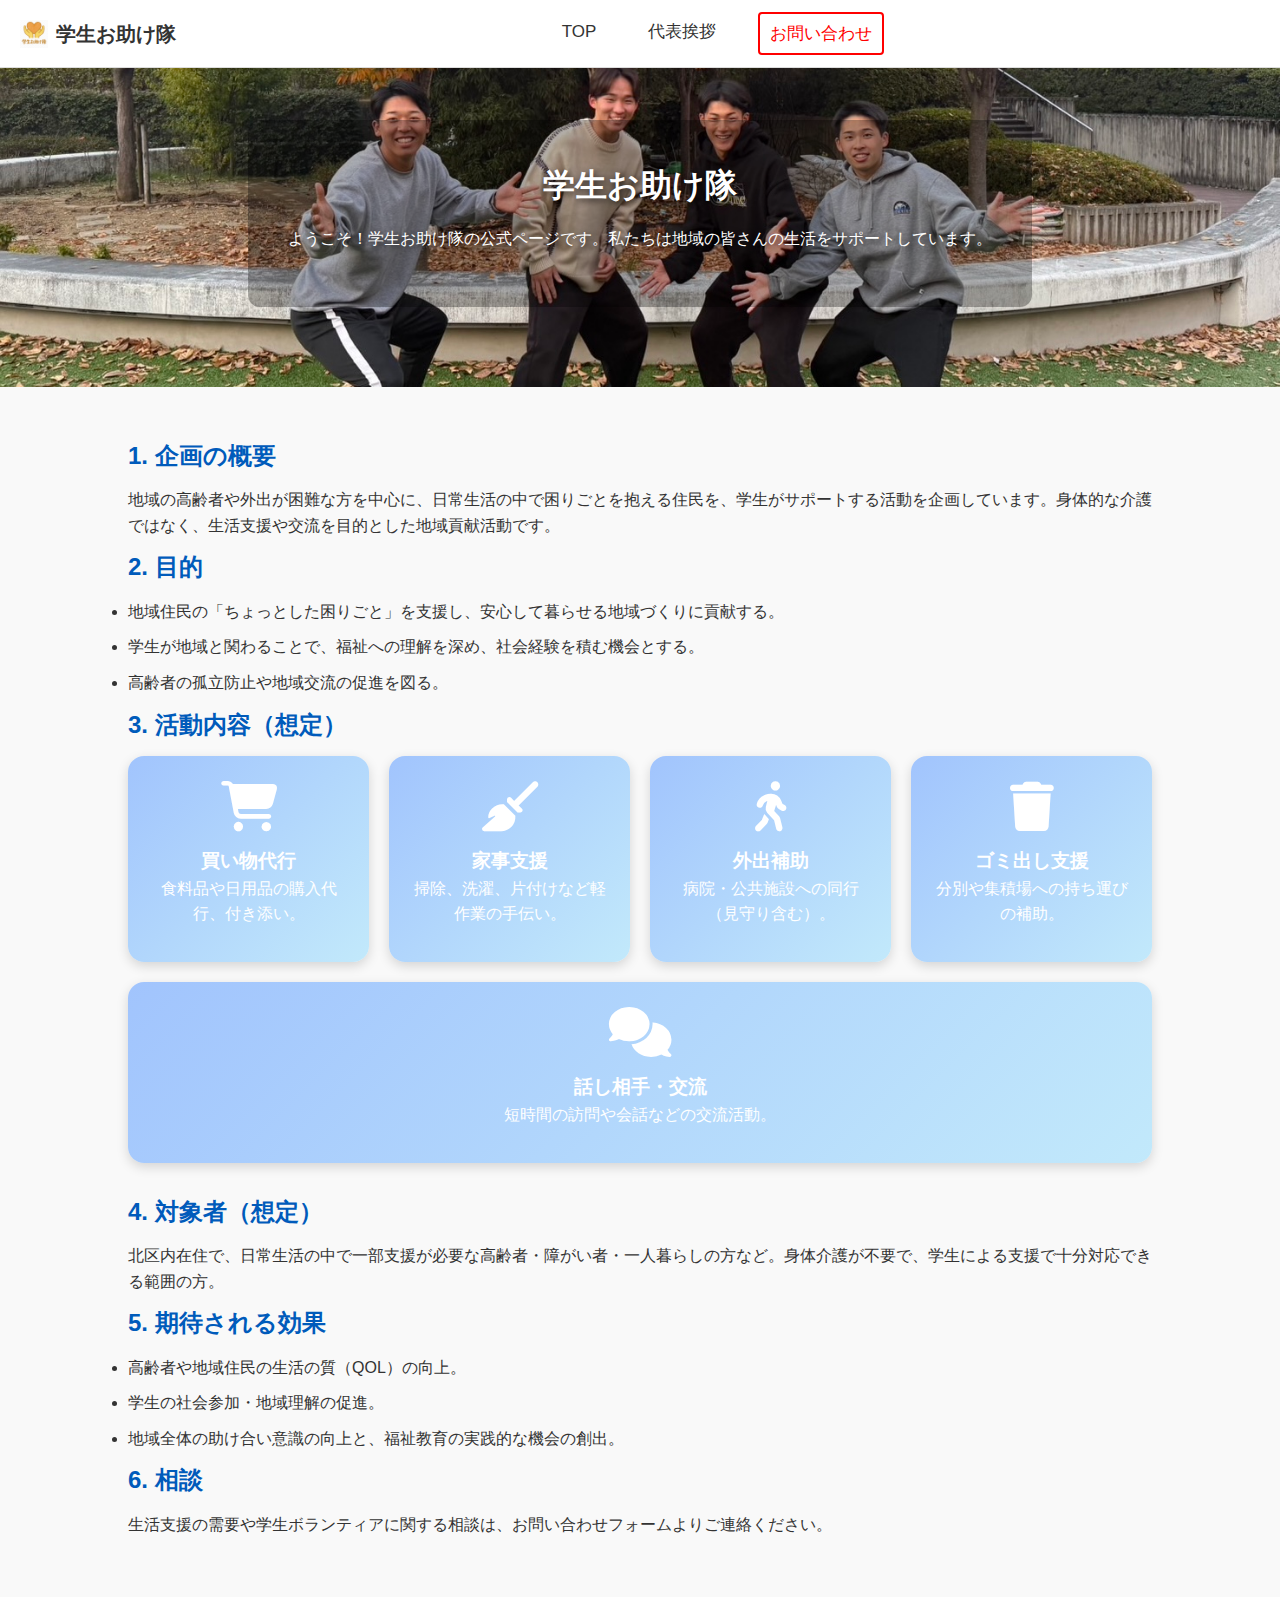
<file: index.html>
<!DOCTYPE html>
<html lang="ja">

<head>
  <meta charset="UTF-8">
  <meta name="viewport" content="width=device-width, initial-scale=1.0">
  <title>学生お助け隊</title>
  <link rel="icon" href="help.ico">
  <link rel="stylesheet" href="https://cdnjs.cloudflare.com/ajax/libs/font-awesome/6.5.0/css/all.min.css" />
  <link rel="stylesheet" href="style.css">
</head>

<body>

  <!-- ナビバー -->
  <nav class="navbar">
    <a href="#top" class="logo">
      <img src="help.ico" class="logo-icon" alt="logo">
      <span>学生お助け隊</span>
    </a>

    <button class="hamburger" id="hamburgerBtn">☰</button>

    <div class="menu" id="menu">
      <a href="#top">TOP</a>
      <a href="aisatu.html">代表挨拶</a>
      <a href="https://docs.google.com/forms/d/e/1FAIpQLScMQcW6S6odXf4B9ASHqVOenM6FMjQCA2flcFGw11XenRZq_A/viewform"
        class="contact" target="_blank">お問い合わせ</a>
    </div>
  </nav>

  <!-- TOP -->
  <section id="top" class="hero">
    <div class="overlay">
      <h1>学生お助け隊</h1>
      <p>ようこそ！学生お助け隊の公式ページです。私たちは地域の皆さんの生活をサポートしています。</p>
    </div>
  </section>

  <!-- 本文 -->
  <main>
    <!-- お助け隊セクションなど（先ほど作った内容） -->
    <section id="help">
      <h2>1. 企画の概要</h2>
      <p>地域の高齢者や外出が困難な方を中心に、日常生活の中で困りごとを抱える住民を、学生がサポートする活動を企画しています。身体的な介護ではなく、生活支援や交流を目的とした地域貢献活動です。</p>
      <h2>2. 目的</h2>
      <ul>
        <li>地域住民の「ちょっとした困りごと」を支援し、安心して暮らせる地域づくりに貢献する。</li>
        <li>学生が地域と関わることで、福祉への理解を深め、社会経験を積む機会とする。</li>
        <li>高齢者の孤立防止や地域交流の促進を図る。</li>
      </ul>
      <h2>3. 活動内容（想定）</h2>
      <div class="card-container">
        <div class="card">
          <i class="fas fa-shopping-cart card-icon"></i>
          <h3>買い物代行</h3>
          <p>食料品や日用品の購入代行、付き添い。</p>
        </div>
        <div class="card">
          <i class="fas fa-broom card-icon"></i>
          <h3>家事支援</h3>
          <p>掃除、洗濯、片付けなど軽作業の手伝い。</p>
        </div>
        <div class="card">
          <i class="fas fa-walking card-icon"></i>
          <h3>外出補助</h3>
          <p>病院・公共施設への同行（見守り含む）。</p>
        </div>
        <div class="card">
          <i class="fas fa-trash card-icon"></i>
          <h3>ゴミ出し支援</h3>
          <p>分別や集積場への持ち運びの補助。</p>
        </div>
        <div class="card">
          <i class="fas fa-comments card-icon"></i>
          <h3>話し相手・交流</h3>
          <p>短時間の訪問や会話などの交流活動。</p>
        </div>
      </div>

      <h2>4. 対象者（想定）</h2>
      <p>北区内在住で、日常生活の中で一部支援が必要な高齢者・障がい者・一人暮らしの方など。身体介護が不要で、学生による支援で十分対応できる範囲の方。</p>

      <h2>5. 期待される効果</h2>
      <ul>
        <li>高齢者や地域住民の生活の質（QOL）の向上。</li>
        <li>学生の社会参加・地域理解の促進。</li>
        <li>地域全体の助け合い意識の向上と、福祉教育の実践的な機会の創出。</li>
      </ul>

      <h2>6. 相談</h2>
      <p>生活支援の需要や学生ボランティアに関する相談は、お問い合わせフォームよりご連絡ください。</p>
    </section>
  </main>

  <script>
    const hamburgerBtn = document.getElementById("hamburgerBtn");
    const menu = document.getElementById("menu");
    hamburgerBtn.addEventListener("click", () => {
      menu.classList.toggle("open");
    });
  </script>
</body>

</html>
</file>
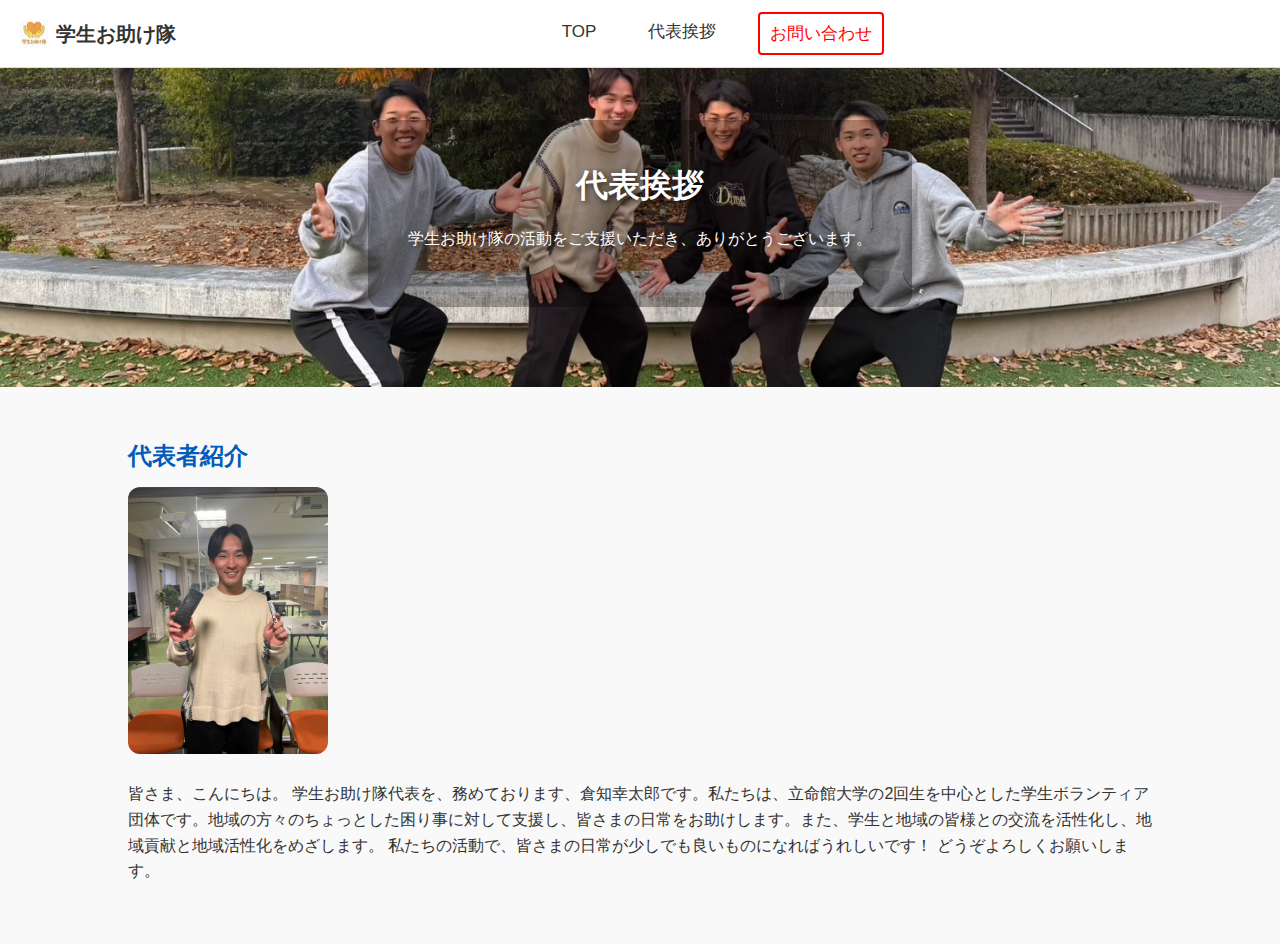
<file: aisatu.html>
<!DOCTYPE html>
<html lang="ja">

<head>
  <meta charset="UTF-8">
  <meta name="viewport" content="width=device-width, initial-scale=1.0">
  <title>代表挨拶 - 学生お助け隊</title>
  <link rel="icon" href="help.ico">
  <link rel="stylesheet" href="https://cdnjs.cloudflare.com/ajax/libs/font-awesome/6.5.0/css/all.min.css" />
  <link rel="stylesheet" href="style.css">
</head>

<body>

  <!-- ナビバー -->
  <nav class="navbar">
    <a href="student.html" class="logo">
      <img src="help.ico" class="logo-icon" alt="logo">
      <span>学生お助け隊</span>
    </a>

    <button class="hamburger" id="hamburgerBtn">☰</button>

    <div class="menu" id="menu">
      <a href="student.html#top">TOP</a>
      <a href="aisatu.html">代表挨拶</a>
      <a href="https://docs.google.com/forms/d/e/1FAIpQLScMQcW6S6odXf4B9ASHqVOenM6FMjQCA2flcFGw11XenRZq_A/viewform"
        class="contact" target="_blank">お問い合わせ</a>
    </div>
  </nav>

  <section id="top" class="hero">
    <div class="overlay">
      <h1>代表挨拶</h1>
      <p>学生お助け隊の活動をご支援いただき、ありがとうございます。</p>
    </div>
  </section>

  <main>
    <section>
      <h2>代表者紹介</h2>
      <img src="kotaro.jpg" alt="代表者の写真" style="width:200px; border-radius:12px; margin-bottom:20px;">
      <p>皆さま、こんにちは。
        学生お助け隊代表を、務めております、倉知幸太郎です。私たちは、立命館大学の2回生を中心とした学生ボランティア団体です。地域の方々のちょっとした困り事に対して支援し、皆さまの日常をお助けします。また、学生と地域の皆様との交流を活性化し、地域貢献と地域活性化をめざします。
        私たちの活動で、皆さまの日常が少しでも良いものになればうれしいです！

        どうぞよろしくお願いします。</p>
    </section>
  </main>

  <script>
    const hamburgerBtn = document.getElementById("hamburgerBtn");
    const menu = document.getElementById("menu");
    hamburgerBtn.addEventListener("click", () => {
      menu.classList.toggle("open");
    });
  </script>
</body>

</html>
</file>
<file: style.css>
/* ----------------------
   共通リセット
---------------------- */
* {
  margin: 0;
  padding: 0;
  box-sizing: border-box;
}

body {
  font-family: sans-serif;
  line-height: 1.6;
  color: #333;
  scroll-behavior: smooth;
}

/* ----------------------
   ナビバー
---------------------- */
.navbar {
  width: 100%;
  position: fixed;
  top: 0;
  left: 0;
  background: #ffffff;
  border-bottom: 1px solid #ddd;
  padding: 12px 20px;
  display: flex;
  align-items: center;
  justify-content: center;
  z-index: 100;
  transition: background 0.3s;
}

.logo {
  display: flex;
  align-items: center;
  text-decoration: none;
  gap: 8px;
  margin-right: auto;
}

.logo-icon {
  width: 28px;
  height: 28px;
}

.logo span {
  font-size: 20px;
  font-weight: bold;
  color: #333;
}

.menu {
  display: flex;
  gap: 32px;
  font-size: 17px;
  margin-right: auto;
}

.menu a {
  text-decoration: none;
  color: #333;
  font-weight: 500;
  padding: 6px 10px;
  border-radius: 4px;
  transition: 0.3s;
}

.menu a:hover {
  background: #eef4ff;
}

.contact {
  border: 2px solid red;
  color: red !important;
  font-weight: bold;
  padding: 6px 12px;
  border-radius: 6px;
  transition: 0.3s;
}

.contact:hover {
  background: red;
  color: #fff !important;
}

.hamburger {
  font-size: 26px;
  background: none;
  border: none;
  display: none;
  cursor: pointer;
}

/* ----------------------
   TOPセクション 背景画像
---------------------- */
.hero {
  position: relative;
  padding: 120px 10% 80px;
  background: url('all.jpg') no-repeat center center;
  background-size: cover;
  color: white;
  text-align: center;
}

.hero .overlay {
  background-color: rgba(0, 0, 0, 0.3);
  padding: 40px;
  border-radius: 12px;
  display: inline-block;
}

.hero h1,
.hero p {
  margin: 0 0 15px;
  color: white;
  text-shadow: 2px 2px 6px rgba(0, 0, 0, 0.7);
}

/* ----------------------
   本文・活動概要カード
---------------------- */
main {
  padding: 50px 10%;
  background: #f9f9f9;
}

main h2 {
  color: #005bbb;
  margin-bottom: 12px;
}

main p,
main li {
  margin-bottom: 10px;
  font-size: 16px;
  line-height: 1.6;
}

.card-container {
  display: flex;
  flex-wrap: wrap;
  gap: 20px;
  margin-bottom: 30px;
}

.card {
  background: linear-gradient(135deg, #a1c4fd, #c2e9fb);
  border-radius: 16px;
  padding: 25px 20px;
  flex: 1 1 200px;
  text-align: center;
  box-shadow: 0 4px 12px rgba(0, 0, 0, 0.15);
  transition: transform 0.3s, box-shadow 0.3s;
  color: #fff;
}

.card:hover {
  transform: translateY(-8px) scale(1.02);
  box-shadow: 0 8px 20px rgba(0, 0, 0, 0.3);
}

.card-icon {
  font-size: 50px;
  margin-bottom: 15px;
}

/* ----------------------
   スマホ対応
---------------------- */
@media (max-width: 900px) {
  .hamburger {
    display: block;
  }

  .menu {
    position: absolute;
    top: 60px;
    right: 0;
    background: #fff;
    display: none;
    flex-direction: column;
    width: 200px;
    padding: 10px 0;
    border: 1px solid #ddd;
  }

  .menu.open {
    display: flex;
  }

  .menu a {
    padding: 14px 18px;
    border-bottom: 1px solid #eee;
  }

  .menu a:last-child {
    border-bottom: none;
  }

  .card-container {
    flex-direction: column;
  }
}

@media (min-width: 901px) {
  .navbar {
    justify-content: center;
  }

  .logo {
    margin-right: auto;
  }

  .menu {
    margin-right: auto;
  }
}
</file>
